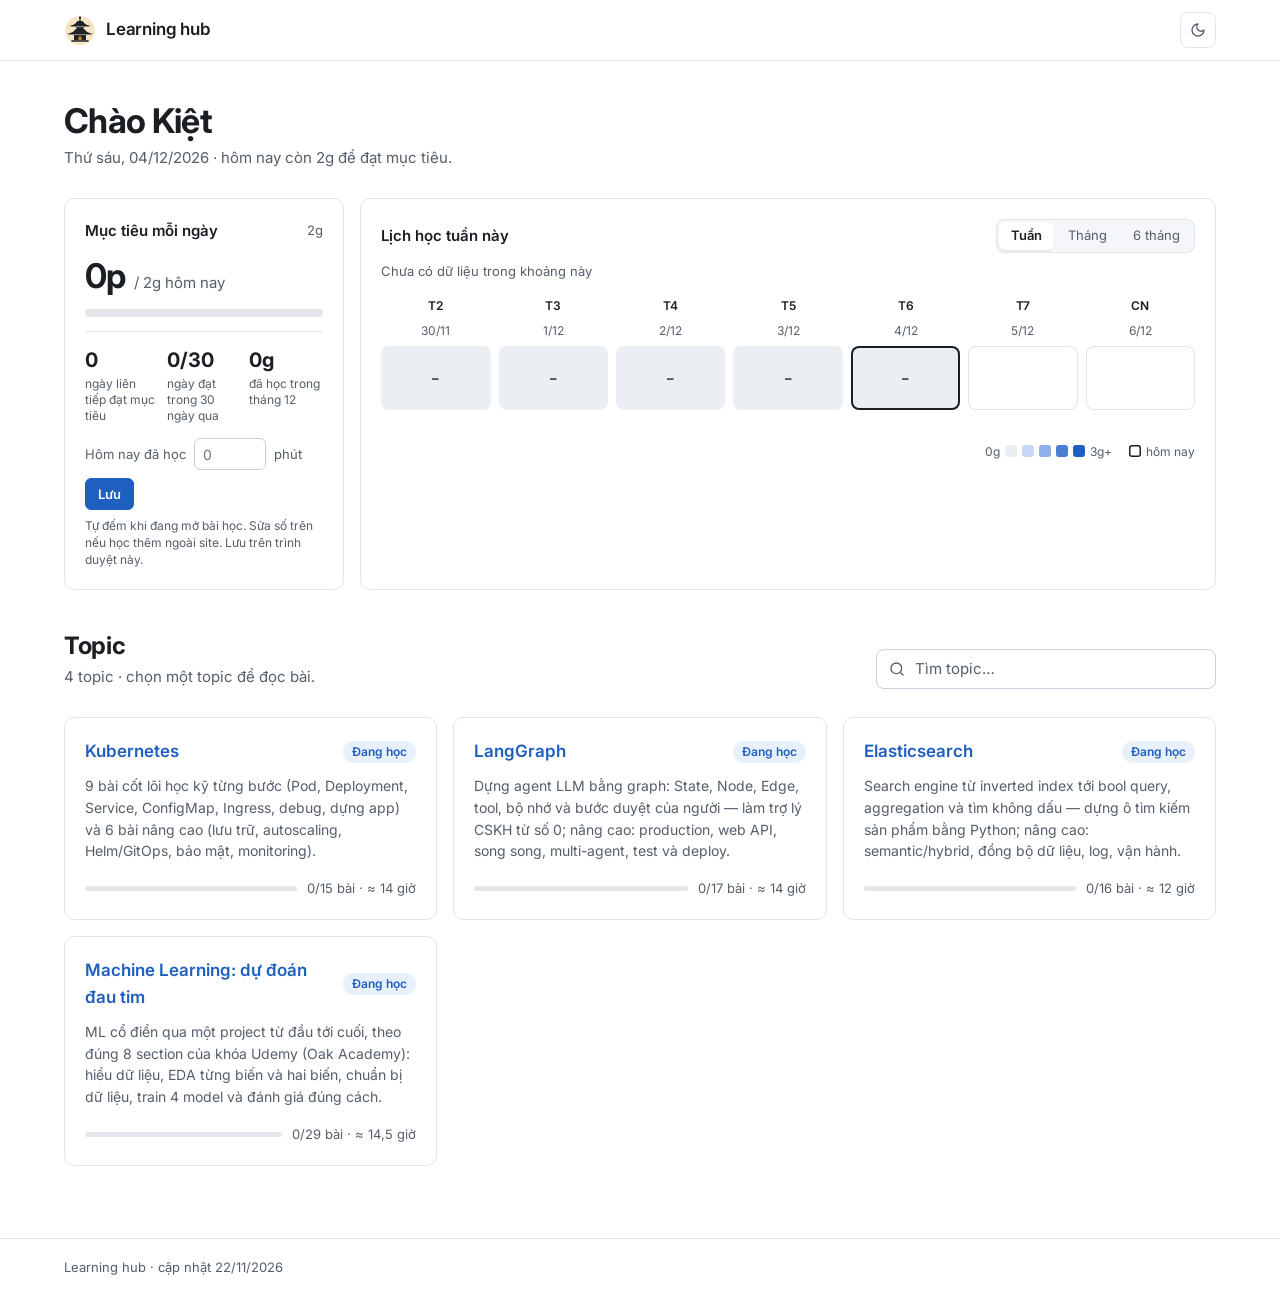
<file: index.html>
<!doctype html>
<html lang="vi">
<head>
<meta charset="utf-8">
<meta name="viewport" content="width=device-width, initial-scale=1">
<title>Learning hub</title>
<link rel="icon" type="image/svg+xml" href="assets/logo.svg">
<link rel="preconnect" href="https://fonts.googleapis.com">
<link rel="preconnect" href="https://fonts.gstatic.com" crossorigin>
<link rel="stylesheet" href="https://fonts.googleapis.com/css2?family=Inter:wght@400;500;600;700&display=swap">
<link rel="stylesheet" href="assets/style.css?v=20261122-3">
<script src="assets/common.js?v=20261122-3"></script>
<script src="assets/data.js?v=20261122-3"></script>
</head>
<body>
  <header class="site-header narrow">
    <div class="inner">
      <a class="brand" href="index.html">
        <span class="brand-mark"><svg class="logo" viewBox="0 0 48 48" aria-hidden="true"><circle class="lg-s" cx="24" cy="25" r="22"/><circle class="lg-i" cx="24" cy="5.5" r="1.6"/><rect class="lg-i" x="23.1" y="6" width="1.8" height="5"/><path class="lg-i" d="M8 17.5C14 17.5 18 14.5 20 10.5H28C30 14.5 34 17.5 40 17.5C36 19 32.5 19 30 18.6H18C15.5 19 12 19 8 17.5Z"/><rect class="lg-i" x="18.5" y="19.6" width="11" height="4.6"/><path class="lg-i" d="M4.5 29.5C11 29.5 15 26.5 17 23H31C33 26.5 37 29.5 43.5 29.5C39.5 31 35.5 31 33 30.6H15C12.5 31 8.5 31 4.5 29.5Z"/><rect class="lg-i" x="15" y="31.6" width="18" height="7.6"/><path class="lg-g" d="M21.6 39.2V35.6a2.4 2.4 0 0 1 4.8 0V39.2Z"/><rect class="lg-i" x="11" y="39.2" width="26" height="2.6" rx="1"/></svg></span>
        Learning hub
      </a>
      <button type="button" class="icon-btn" data-theme-toggle></button>
    </div>
  </header>

  <main class="portal">
    <div class="greet">
      <h1 id="greeting">Chào bạn</h1>
      <p id="greet-sub"></p>
    </div>

    <section class="stats-row" aria-label="Thời gian học">
      <div class="panel goal">
        <div class="panel-head"><strong>Mục tiêu mỗi ngày</strong><span id="goal-label"></span></div>
        <div class="goal-now"><b id="today-time">0p</b><span id="today-of"></span></div>
        <div class="progress"><span id="today-bar" style="width:0%"></span></div>
        <div class="goal-stats">
          <div><b id="streak">0</b><span>ngày liên tiếp đạt mục tiêu</span></div>
          <div><b id="goal30">0/30</b><span>ngày đạt trong 30 ngày qua</span></div>
          <div><b id="month-hours">0g</b><span id="month-label">đã học trong tháng này</span></div>
        </div>
        <div class="goal-edit">
          <label for="today-edit">Hôm nay đã học</label>
          <input type="number" id="today-edit" min="0" max="1440" step="5" inputmode="numeric" placeholder="0">
          <span>phút</span>
          <button type="button" id="today-save">Lưu</button>
        </div>
        <p class="goal-note">Tự đếm khi đang mở bài học. Sửa số trên nếu học thêm ngoài site. Lưu trên trình duyệt này.</p>
      </div>

      <div class="panel heat">
        <div class="panel-head">
          <strong id="heat-title">Lịch học</strong>
          <div class="seg" role="group" aria-label="Khoảng thời gian">
            <button type="button" data-range="week">Tuần</button>
            <button type="button" data-range="month">Tháng</button>
            <button type="button" data-range="6m">6 tháng</button>
          </div>
        </div>
        <div class="heat-summary" id="heat-summary"></div>
        <div id="heat-view" role="img" aria-label="Biểu đồ nhiệt thời gian học theo ngày"></div>
        <div class="heat-legend" aria-hidden="true">
          <span>0g</span><i></i><i style="background:var(--h1)"></i><i style="background:var(--h2)"></i><i style="background:var(--h3)"></i><i style="background:var(--h4)"></i><span>3g+</span>
          <span style="margin-left:12px;display:flex;align-items:center;gap:5px"><i style="background:transparent;box-shadow:inset 0 0 0 1.5px var(--text)"></i>hôm nay</span>
        </div>
      </div>
    </section>

    <div class="section-head">
      <div>
        <h2>Topic</h2>
        <p id="topic-count"></p>
      </div>
      <label class="field">
        <span id="search-icon"></span>
        <span class="sr-only">Tìm topic</span>
        <input type="search" id="search" placeholder="Tìm topic…" autocomplete="off">
      </label>
    </div>

    <div class="topic-grid" id="topics"></div>
    <div class="empty" id="empty" hidden>Không có topic nào khớp.</div>
  </main>

  <footer class="site-footer"><div class="inner" id="footer">Learning hub</div></footer>

  <script src="assets/portal.js?v=20261122-3"></script>
</body>
</html>
</file>
<file: assets/style.css>
/* Learning hub — shared styles (portal + topic pages) */

:root {
  --bg: #FFFFFF; --alt: #F4F6F9; --card: #FFFFFF; --text: #1B1F24; --muted: #555E6B;
  --line: #E1E5EA; --line2: #C9CFD7; --hover: #F2F4F7; --code: #F6F8FA;
  --accent: #1F5FBF; --accent-h: #174A96; --accent-soft: #E8F0FC; --accent-line: #C5D7F4; --on-accent: #FFFFFF;
  --ok: #1A7F45; --ok-soft: #E8F6EE; --ok-line: #BFE3CC;
  --warn: #8A5300; --warn-soft: #FFF5E1; --warn-line: #F1D59C;
  --plan-soft: #EEF0F3; --bar: #E3E7EC;
  --h0: #EBEEF2; --h1: #C5D7F4; --h2: #8DB0EA; --h3: #4A7FD4; --h4: #1F5FBF;
  --c-key: #0A5BA8; --c-str: #1A7F45; --c-num: #A0410D; --c-com: #5F6B78; --c-kw: #7B3FB0; --c-fn: #8A4B00;
  --logo-moon: #F4E6C4; --logo-ink: #1F2328; --logo-gold: #B8862B;
  --font: Inter, "Segoe UI", system-ui, -apple-system, sans-serif;
  --mono: "JetBrains Mono", SFMono-Regular, Menlo, Consolas, monospace;
  color-scheme: light;
}
:root[data-theme="dark"] {
  --bg: #0F1216; --alt: #151A21; --card: #161B22; --text: #E6E9ED; --muted: #9BA4B0;
  --line: #2A313B; --line2: #3A434F; --hover: #1C222B; --code: #12171D;
  --accent: #7EA8F2; --accent-h: #A7C3F7; --accent-soft: #17243A; --accent-line: #2C4470; --on-accent: #0F1216;
  --ok: #5DC28A; --ok-soft: #10261A; --ok-line: #1F4A33;
  --warn: #F2C26B; --warn-soft: #2A2010; --warn-line: #5A4319;
  --plan-soft: #222932; --bar: #27303A;
  --h0: #202730; --h1: #1E3355; --h2: #2C4F8A; --h3: #4A79C8; --h4: #7EA8F2;
  --logo-moon: #3B311F; --logo-ink: #ECE8DF; --logo-gold: #DCAB4C;
  --c-key: #8CB8F5; --c-str: #7FD4A0; --c-num: #F0A270; --c-com: #8B96A3; --c-kw: #C9A3F5; --c-fn: #F2C26B;
  color-scheme: dark;
}

* { box-sizing: border-box; }
html { scroll-padding-top: 76px; }
body {
  margin: 0; background: var(--bg); color: var(--text);
  font-family: var(--font); font-size: 15px; line-height: 1.6;
  -webkit-font-smoothing: antialiased;
  min-height: 100vh; display: flex; flex-direction: column;
}
a { color: var(--accent); }
a:hover { color: var(--accent-h); }
button { font: inherit; color: inherit; }
:focus-visible { outline: 2px solid var(--accent); outline-offset: 2px; }
.sr-only { position: absolute; width: 1px; height: 1px; overflow: hidden; clip: rect(0 0 0 0); white-space: nowrap; }
.icon { width: 16px; height: 16px; flex-shrink: 0; }

/* ---------- header ---------- */
.site-header { position: sticky; top: 0; z-index: 20; background: var(--bg); border-bottom: 1px solid var(--line); }
.site-header .inner { height: 60px; padding: 0 24px; display: flex; align-items: center; justify-content: space-between; gap: 16px; }
.site-header.narrow .inner { max-width: 1200px; margin: 0 auto; }
.brand { display: flex; align-items: center; gap: 10px; color: var(--text); text-decoration: none; font-weight: 600; font-size: 17px; letter-spacing: -0.01em; }
.brand:hover { color: var(--text); }
.brand-mark { width: 32px; height: 32px; display: flex; flex: none; }
.brand-mark .logo { width: 100%; height: 100%; display: block; }
.logo .lg-s { fill: var(--logo-moon); } .logo .lg-i { fill: var(--logo-ink); } .logo .lg-g { fill: var(--logo-gold); }
.icon-btn { width: 36px; height: 36px; border-radius: 8px; border: 1px solid var(--line); background: transparent; color: var(--muted); display: flex; align-items: center; justify-content: center; cursor: pointer; }
.icon-btn:hover { background: var(--hover); color: var(--text); }

.site-footer { border-top: 1px solid var(--line); font-size: 13px; color: var(--muted); }
.site-footer .inner { padding: 18px 24px; max-width: 1200px; margin: 0 auto; }

/* ---------- shared bits ---------- */
.pill { display: inline-flex; align-items: center; font-size: 12px; font-weight: 600; line-height: 22px; padding: 0 9px; border-radius: 999px; white-space: nowrap; }
.pill.learning { background: var(--accent-soft); color: var(--accent); }
.pill.done { background: var(--ok-soft); color: var(--ok); }
.pill.planned { background: var(--plan-soft); color: var(--muted); }
.progress { flex: 1; height: 6px; border-radius: 6px; background: var(--bar); overflow: hidden; }
.progress > span { display: block; height: 100%; border-radius: 6px; background: var(--accent); }
.progress.done > span { background: var(--ok); }
.progress.planned > span { background: var(--line2); }
.field { display: flex; align-items: center; gap: 8px; height: 40px; padding: 0 12px; border: 1px solid var(--line2); border-radius: 8px; background: var(--card); color: var(--muted); }
.field:focus-within { border-color: var(--accent); box-shadow: 0 0 0 3px var(--accent-soft); }
.field input { flex: 1; min-width: 0; border: 0; background: transparent; color: var(--text); font: inherit; outline: none; }
.field input::placeholder { color: var(--muted); }

/* ---------- portal ---------- */
.portal { flex: 1; width: 100%; max-width: 1200px; margin: 0 auto; padding: 40px 24px 72px; display: flex; flex-direction: column; gap: 28px; }
.greet h1 { margin: 0; font-size: 34px; line-height: 1.2; font-weight: 700; letter-spacing: -0.02em; }
.greet p { margin: 4px 0 0; color: var(--muted); }

.stats-row { display: flex; flex-wrap: wrap; gap: 16px; }
.panel { background: var(--card); border: 1px solid var(--line); border-radius: 10px; padding: 20px; display: flex; flex-direction: column; gap: 14px; min-width: 0; }
.panel-head { display: flex; align-items: center; justify-content: space-between; gap: 12px; flex-wrap: wrap; }
.panel-head strong { font-weight: 600; }
.panel-head span { font-size: 13px; color: var(--muted); }
.goal { flex: 1 1 280px; }
.goal-now { display: flex; align-items: baseline; gap: 8px; }
.goal-now b { font-size: 34px; font-weight: 700; letter-spacing: -0.02em; line-height: 1.1; }
.goal-now span { color: var(--muted); }
.goal .progress { flex: none; height: 8px; }
.goal-stats { display: grid; grid-template-columns: repeat(3, minmax(0, 1fr)); gap: 8px; padding-top: 12px; border-top: 1px solid var(--line); }
.goal-stats b { display: block; font-size: 20px; font-weight: 700; }
.goal-stats span { display: block; font-size: 12px; color: var(--muted); line-height: 1.35; }

.goal-edit { display: flex; align-items: center; gap: 8px; font-size: 13px; color: var(--muted); flex-wrap: wrap; }
.goal-edit input { width: 72px; height: 32px; padding: 0 8px; border: 1px solid var(--line2); border-radius: 6px; background: var(--card); color: var(--text); font: inherit; font-size: 14px; }
.goal-edit input:focus { outline: none; border-color: var(--accent); box-shadow: 0 0 0 3px var(--accent-soft); }
.goal-edit button { height: 32px; padding: 0 12px; border-radius: 6px; border: 1px solid var(--accent); background: var(--accent); color: var(--on-accent); font-weight: 600; font-size: 13px; cursor: pointer; }
.goal-edit button:hover { filter: brightness(1.08); }
.goal-note { margin: -6px 0 0; font-size: 12px; color: var(--muted); line-height: 1.4; }
.heat { flex: 999 1 560px; }
.seg { display: inline-flex; padding: 2px; gap: 2px; background: var(--alt); border: 1px solid var(--line); border-radius: 8px; }
.seg button { border: 0; background: transparent; height: 28px; padding: 0 12px; border-radius: 6px; font-size: 13px; color: var(--muted); cursor: pointer; }
.seg button:hover { color: var(--text); }
.seg button[aria-pressed="true"] { background: var(--card); color: var(--text); font-weight: 600; box-shadow: 0 1px 2px rgba(16, 24, 40, .1); }
.heat-summary { font-size: 13px; color: var(--muted); margin-top: -6px; }
#heat-view { min-height: 132px; }

.heat .cell { border-radius: 3px; background: var(--h0); }
.heat .cell.l1 { background: var(--h1); } .heat .cell.l2 { background: var(--h2); }
.heat .cell.l3 { background: var(--h3); color: #FFFFFF; } .heat .cell.l4 { background: var(--h4); color: var(--on-accent); }
.heat .cell.future { background: transparent; box-shadow: inset 0 0 0 1px var(--line); }
.heat .cell.today { box-shadow: inset 0 0 0 2px var(--text); }

/* 6 tháng */
.heat-scroll { overflow-x: auto; padding-bottom: 2px; }
.heat-grid { display: grid; grid-auto-flow: column; grid-template-rows: 16px repeat(7, 14px); grid-auto-columns: 14px; gap: 3px; width: max-content; }
.heat-grid .lbl { font-size: 11px; line-height: 14px; color: var(--muted); white-space: nowrap; }
.heat-grid .cell { width: 14px; height: 14px; }
.heat-grid .cell.future { box-shadow: none; }
.heat-grid .cell.today { box-shadow: inset 0 0 0 1.5px var(--text); }

/* Tuần */
.heat-week { display: grid; grid-template-columns: repeat(7, minmax(0, 1fr)); gap: 8px; }
.heat-week .wd { display: flex; flex-direction: column; align-items: center; gap: 6px; min-width: 0; font-size: 12px; color: var(--muted); }
.heat-week .wd b { font-weight: 600; color: var(--text); }
.heat-week .cell { width: 100%; height: 64px; border-radius: 8px; display: flex; align-items: center; justify-content: center; font-size: 13px; font-weight: 600; color: var(--text); }

/* Tháng */
.heat-month { display: grid; grid-template-columns: repeat(7, minmax(0, 1fr)); gap: 4px; max-width: 520px; }
.heat-month .dn { font-size: 11px; color: var(--muted); text-align: center; padding-bottom: 2px; }
.heat-month .cell { height: 34px; border-radius: 6px; font-size: 12px; display: flex; align-items: center; justify-content: center; color: var(--text); }
.heat-month .cell.l3, .heat-month .cell.l4 { font-weight: 600; }
.heat-month .blank { height: 34px; }
.heat-legend { display: flex; align-items: center; justify-content: flex-end; flex-wrap: wrap; gap: 5px; font-size: 12px; color: var(--muted); }
.heat-legend i { width: 12px; height: 12px; border-radius: 3px; background: var(--h0); display: inline-block; }

.section-head { display: flex; flex-wrap: wrap; align-items: flex-end; justify-content: space-between; gap: 16px 32px; margin-top: 12px; }
.section-head h2 { margin: 0; font-size: 24px; line-height: 1.3; font-weight: 700; letter-spacing: -0.015em; }
.section-head p { margin: 4px 0 0; color: var(--muted); }
.section-head .field { flex: 0 1 340px; min-width: 220px; }

.topic-grid { display: grid; grid-template-columns: repeat(auto-fill, minmax(280px, 1fr)); gap: 16px; }
.topic-card { color: var(--text); text-decoration: none; background: var(--card); border: 1px solid var(--line); border-radius: 10px; padding: 20px; display: flex; flex-direction: column; gap: 10px; transition: border-color .12s, box-shadow .12s; }
a.topic-card:hover { color: var(--text); border-color: var(--accent); box-shadow: 0 4px 14px rgba(16, 24, 40, .08); }
.topic-card .top { display: flex; align-items: center; justify-content: space-between; gap: 10px; }
.topic-card .title { font-size: 17px; font-weight: 600; color: var(--accent); }
div.topic-card .title { color: var(--text); }
.topic-card p { margin: 0; font-size: 14px; line-height: 1.55; color: var(--muted); }
.topic-card .foot { margin-top: auto; padding-top: 6px; display: flex; align-items: center; gap: 10px; font-size: 13px; color: var(--muted); }
.topic-card .foot .progress { height: 5px; }
.empty { padding: 40px 0; text-align: center; color: var(--muted); }

/* ---------- topic page ---------- */
.subbar { background: var(--alt); border-bottom: 1px solid var(--line); }
.subbar .inner { padding: 10px 24px; display: flex; flex-wrap: wrap; align-items: center; justify-content: space-between; gap: 8px 24px; font-size: 14px; }
.subbar .name { display: flex; align-items: center; gap: 12px; }
.subbar .name b { font-size: 15px; font-weight: 600; }
.subbar .name span { color: var(--muted); }
.subbar .prog { display: flex; align-items: center; gap: 10px; color: var(--muted); font-size: 13px; }
.subbar .prog .progress { width: 140px; flex: none; }
.nav-toggle { display: none; align-items: center; gap: 6px; height: 32px; padding: 0 10px; border: 1px solid var(--line2); border-radius: 8px; background: var(--card); cursor: pointer; font-size: 14px; }

.layout { flex: 1; display: flex; align-items: flex-start; }
.lesson-nav { position: sticky; top: 60px; width: 290px; flex-shrink: 0; max-height: calc(100vh - 60px); overflow-y: auto; padding: 20px 12px 32px 20px; border-right: 1px solid var(--line); align-self: stretch; font-size: 14px; line-height: 1.45; }
.lesson-nav .field { height: 36px; margin-bottom: 14px; font-size: 14px; }
.nav-group { margin-bottom: 6px; }
.nav-group > button { width: 100%; display: flex; align-items: center; gap: 6px; padding: 6px 8px; border: 0; border-radius: 6px; background: transparent; font-weight: 600; cursor: pointer; text-align: left; }
.nav-group > button:hover { background: var(--hover); }
.nav-group > button .icon { width: 13px; height: 13px; color: var(--muted); transition: transform .12s; }
.nav-group[data-open="true"] > button .icon { transform: rotate(90deg); }
.nav-group ul { list-style: none; margin: 2px 0 0; padding: 0 0 0 14px; display: none; flex-direction: column; gap: 1px; }
.nav-group[data-open="true"] ul { display: flex; }
.nav-group a { display: flex; align-items: flex-start; gap: 8px; padding: 6px 8px 6px 10px; border-radius: 6px; color: var(--text); text-decoration: none; }
.nav-group a:hover { background: var(--hover); color: var(--text); }
.nav-group a .n { width: 18px; flex-shrink: 0; font-size: 12px; color: var(--muted); padding-top: 1px; }
.nav-group a .t { flex: 1; }
.nav-group a .icon { width: 14px; height: 14px; margin-top: 3px; color: var(--ok); }
.nav-group a.current { background: var(--accent-soft); color: var(--accent); font-weight: 600; box-shadow: inset 3px 0 0 var(--accent); }
.nav-empty { padding: 8px; color: var(--muted); font-size: 13px; }

.content { flex: 1; min-width: 0; display: flex; justify-content: center; gap: 48px; padding: 28px 40px 80px; }
.article { flex: 1; max-width: 800px; min-width: 0; font-size: 16px; line-height: 1.7; }
.toc { position: sticky; top: 88px; align-self: flex-start; width: 220px; flex-shrink: 0; padding-top: 46px; font-size: 14px; line-height: 1.45; }
.toc b { display: block; font-weight: 600; margin-bottom: 10px; }
.toc ul { list-style: none; margin: 0; padding: 0; border-left: 2px solid var(--line); }
.toc a { display: block; padding: 5px 0 5px 14px; margin-left: -2px; border-left: 2px solid transparent; color: var(--muted); text-decoration: none; }
.toc a:hover { color: var(--text); }
.toc a.active { color: var(--accent); font-weight: 600; border-left-color: var(--accent); }

.crumbs { list-style: none; margin: 0 0 18px; padding: 0; display: flex; flex-wrap: wrap; gap: 6px; font-size: 13px; color: var(--muted); }
.crumbs a { text-decoration: none; }
.article h1 { margin: 0 0 12px; font-size: 38px; line-height: 1.2; font-weight: 700; letter-spacing: -0.025em; }
.meta { display: flex; flex-wrap: wrap; align-items: center; gap: 6px 18px; font-size: 13px; color: var(--muted); padding-bottom: 18px; border-bottom: 1px solid var(--line); margin-bottom: 22px; }
.meta span { display: flex; align-items: center; gap: 6px; }
.meta .icon { width: 14px; height: 14px; }
.meta .pill { background: var(--accent-soft); color: var(--accent); }
.meta .pill.done { background: var(--ok-soft); color: var(--ok); }

.lesson { display: none; }
.lesson.active { display: block; }
.lesson > p:first-child { font-size: 17px; }
.lesson h2 { margin: 44px 0 10px; font-size: 26px; line-height: 1.3; font-weight: 700; letter-spacing: -0.015em; }
.lesson h3 { margin: 28px 0 8px; font-size: 19px; line-height: 1.35; font-weight: 600; }
.lesson p { margin: 0 0 14px; }
.lesson ul, .lesson ol { margin: 0 0 14px; padding-left: 24px; }
.lesson li { margin: 4px 0; }
.lesson strong { font-weight: 600; }
.lesson img { max-width: 100%; border-radius: 8px; border: 1px solid var(--line); }
.lesson blockquote { margin: 0 0 14px; padding: 4px 0 4px 16px; border-left: 3px solid var(--line2); color: var(--muted); }
.lesson hr { border: 0; border-top: 1px solid var(--line); margin: 32px 0; }
.lesson :not(pre) > code { font-family: var(--mono); font-size: 86%; background: var(--code); border: 1px solid var(--line); border-radius: 4px; padding: .08em .35em; }

.lesson table { width: 100%; border-collapse: collapse; font-size: 14px; line-height: 1.55; }
.table-wrap { overflow-x: auto; border: 1px solid var(--line); border-radius: 8px; margin: 0 0 16px; }
.lesson th { text-align: left; font-weight: 600; background: var(--alt); }
.lesson th, .lesson td { padding: 10px 14px; border-bottom: 1px solid var(--line); vertical-align: top; }
.lesson tr:last-child td { border-bottom: 0; }

.codeblock { border: 1px solid var(--line); border-radius: 8px; overflow: hidden; margin: 0 0 16px; }
.codeblock .bar { display: flex; align-items: center; justify-content: space-between; gap: 10px; height: 38px; padding: 0 8px 0 14px; background: var(--alt); border-bottom: 1px solid var(--line); font-size: 13px; }
.codeblock .bar .lang { font-weight: 600; }
.codeblock .bar .file { color: var(--muted); margin-left: 10px; font-family: var(--mono); font-size: 12px; }
.codeblock .copy { height: 28px; padding: 0 10px; border: 0; border-radius: 6px; background: transparent; display: flex; align-items: center; gap: 6px; cursor: pointer; font-size: 13px; }
.codeblock .copy:hover { background: var(--hover); }
.codeblock pre { margin: 0; padding: 14px 16px; background: var(--code); overflow-x: auto; }
.codeblock code { font-family: var(--mono); font-size: 13.5px; line-height: 1.65; background: none; border: 0; padding: 0; }
.hljs-attr, .hljs-attribute, .hljs-property, .hljs-section { color: var(--c-key); }
.hljs-string, .hljs-regexp, .hljs-addition { color: var(--c-str); }
.hljs-number, .hljs-literal, .hljs-symbol, .hljs-bullet { color: var(--c-num); }
.hljs-comment, .hljs-quote, .hljs-meta { color: var(--c-com); }
.hljs-keyword, .hljs-built_in, .hljs-selector-tag, .hljs-type { color: var(--c-kw); }
.hljs-title, .hljs-function, .hljs-name { color: var(--c-fn); }
.hljs-deletion { color: #D1242F; }

/* sơ đồ SVG vẽ tay, đổi màu theo theme: <figure class="diagram"><svg class="dg">…</svg><figcaption>…</figcaption></figure> */
.diagram { margin: 8px 0 22px; padding: 16px 16px 12px; border: 1px solid var(--line); border-radius: 10px; background: var(--bg); }
.diagram svg { display: block; width: 100%; height: auto; }
.diagram figcaption { margin-top: 10px; font-size: 13px; color: var(--muted); text-align: center; line-height: 1.5; }
.dg { font-family: var(--font); }
.dg text { fill: var(--text); font-size: 13px; }
.dg .b { font-weight: 600; }
.dg .s { fill: var(--muted); font-size: 11.5px; }
.dg .m { font-family: var(--mono); font-size: 11.5px; }
.dg .a { fill: var(--accent); }
.dg .box { fill: var(--card); stroke: var(--line2); stroke-width: 1.2; }
.dg .zone { fill: var(--alt); stroke: var(--line2); stroke-width: 1; }
.dg .acc { fill: var(--accent-soft); stroke: var(--accent-line); stroke-width: 1.2; }
.dg .ok { fill: var(--ok-soft); stroke: var(--ok-line); stroke-width: 1.2; }
.dg .warn { fill: var(--warn-soft); stroke: var(--warn-line); stroke-width: 1.2; }
.dg .ghost { fill: none; stroke: var(--line2); stroke-width: 1.2; stroke-dasharray: 5 4; }
.dg .ln { fill: none; stroke: var(--muted); stroke-width: 1.4; }
.dg .ln-a { fill: none; stroke: var(--accent); stroke-width: 1.6; }
.dg .dash { stroke-dasharray: 5 4; }
.dg .head { fill: var(--muted); }
.dg .head-a { fill: var(--accent); }

/* dòng mới thêm trong code (pre data-add="3,5-7") */
.codeblock code .ln { display: block; min-height: 1.65em; }
.codeblock code .ln.add { background: var(--ok-soft); margin: 0 -16px; padding: 0 16px 0 13px; border-left: 3px solid var(--ok); }
.codeblock .bar .added { color: var(--ok); font-size: 12px; font-weight: 500; margin-left: 10px; }

/* khung terminal: <div class="term" data-title="..."><pre>$ lệnh\noutput</pre></div> */
.term { border-radius: 10px; overflow: hidden; margin: 0 0 16px; background: #0D1117; border: 1px solid #262C36; box-shadow: 0 6px 18px rgba(0, 0, 0, .12); }
.term-bar { display: flex; align-items: center; gap: 7px; height: 34px; padding: 0 12px; background: #161B22; border-bottom: 1px solid #262C36; font-size: 12px; color: #8B949E; }
.term-bar i { width: 11px; height: 11px; border-radius: 50%; background: #FF5F57; }
.term-bar i:nth-child(2) { background: #FEBC2E; } .term-bar i:nth-child(3) { background: #28C840; }
.term-bar span { margin-left: 8px; flex: 1; }
.term-bar em { font-style: normal; font-size: 11px; padding: 1px 7px; border-radius: 999px; background: #21262D; color: #8B949E; }
.term pre { margin: 0; padding: 14px 16px; overflow-x: auto; font-family: var(--mono); font-size: 13px; line-height: 1.6; color: #C9D1D9; white-space: pre; }
.term .p { color: #3FB950; font-weight: 600; user-select: none; }
.term .cmd { color: #F0F6FC; font-weight: 500; }
.term .cm { color: #8B949E; font-style: italic; }
.term .hl { color: #F2CC60; }
.term .ok { color: #3FB950; } .term .err { color: #FF7B72; }

.callout { border-radius: 8px; padding: 14px 18px; margin: 0 0 16px; border: 1px solid var(--accent-line); background: var(--accent-soft); }
.callout > :last-child { margin-bottom: 0; }
.callout .callout-title { display: flex; align-items: center; gap: 8px; font-weight: 600; font-size: 14px; margin-bottom: 4px; color: var(--accent); }
.callout.tip { border-color: var(--ok-line); background: var(--ok-soft); }
.callout.tip .callout-title { color: var(--ok); }
.callout.warning { border-color: var(--warn-line); background: var(--warn-soft); }
.callout.warning .callout-title { color: var(--warn); }

.qa-list { border: 1px solid var(--line); border-radius: 8px; overflow: hidden; margin: 0 0 16px; }
.qa-list details + details { border-top: 1px solid var(--line); }
.qa-list summary { list-style: none; display: flex; align-items: flex-start; gap: 10px; padding: 12px 16px; cursor: pointer; font-weight: 500; font-size: 15px; }
.qa-list summary::-webkit-details-marker { display: none; }
.qa-list summary:hover { background: var(--hover); }
.qa-list summary::before { content: ""; width: 8px; height: 8px; margin-top: 8px; flex-shrink: 0; border-right: 2px solid var(--muted); border-bottom: 2px solid var(--muted); transform: rotate(-45deg); transition: transform .12s; }
.qa-list details[open] summary::before { transform: rotate(45deg); }
.qa-list details > :not(summary) { margin: 0; padding: 0 16px 14px 34px; color: var(--muted); font-size: 15px; }

.done-box { margin-top: 44px; display: flex; align-items: center; flex-wrap: wrap; gap: 10px 16px; padding: 16px 18px; border: 1px solid var(--line); border-radius: 10px; background: var(--alt); font-size: 15px; }
.done-box > span { flex: 1; min-width: 220px; }
.done-box .muted { color: var(--muted); }
.done-box.is-done { background: var(--ok-soft); border-color: var(--ok-line); }
.done-box.is-done > .icon { color: var(--ok); width: 20px; height: 20px; }
.btn-done { height: 40px; padding: 0 16px; border-radius: 8px; border: 1px solid var(--accent); background: var(--accent); color: var(--on-accent); font-weight: 600; font-size: 14px; cursor: pointer; display: inline-flex; align-items: center; gap: 8px; }
.btn-done:hover { filter: brightness(1.08); }
.btn-link { border: 0; background: none; color: var(--muted); font-size: 14px; text-decoration: underline; cursor: pointer; padding: 4px; }
.btn-link:hover { color: var(--text); }
.nav-group a .done-mark { display: none; }
.nav-group a.is-done .done-mark { display: inline-flex; }

.next-card { display: flex; align-items: center; gap: 16px; border: 1px solid var(--line); border-radius: 10px; padding: 16px 18px; background: var(--card); color: var(--text); text-decoration: none; margin-top: 16px; }
.next-card:hover { border-color: var(--accent); color: var(--text); }
.next-card .ic { width: 40px; height: 40px; border-radius: 8px; background: var(--accent-soft); color: var(--accent); display: flex; align-items: center; justify-content: center; flex-shrink: 0; }
.next-card small { display: block; font-size: 13px; color: var(--muted); }
.next-card b { display: block; color: var(--accent); font-weight: 600; }
.pager { display: flex; flex-wrap: wrap; justify-content: space-between; gap: 12px; margin-top: 28px; padding-top: 20px; border-top: 1px solid var(--line); font-size: 14px; }
.pager a { text-decoration: none; display: flex; flex-direction: column; font-weight: 500; }
.pager a small { color: var(--muted); font-size: 13px; font-weight: 400; }
.pager a.next { text-align: right; margin-left: auto; }

@media (max-width: 1180px) { .toc { display: none; } }
@media (max-width: 860px) {
  .nav-toggle { display: inline-flex; }
  .layout { display: block; }
  .lesson-nav { position: static; width: auto; max-height: none; border-right: 0; border-bottom: 1px solid var(--line); display: none; padding: 16px; }
  .lesson-nav.open { display: block; }
  .content { padding: 24px 16px 64px; }
  .article h1 { font-size: 30px; }
  .site-header .inner, .subbar .inner { padding-left: 16px; padding-right: 16px; }
  .portal { padding: 28px 16px 56px; }
}
</file>
